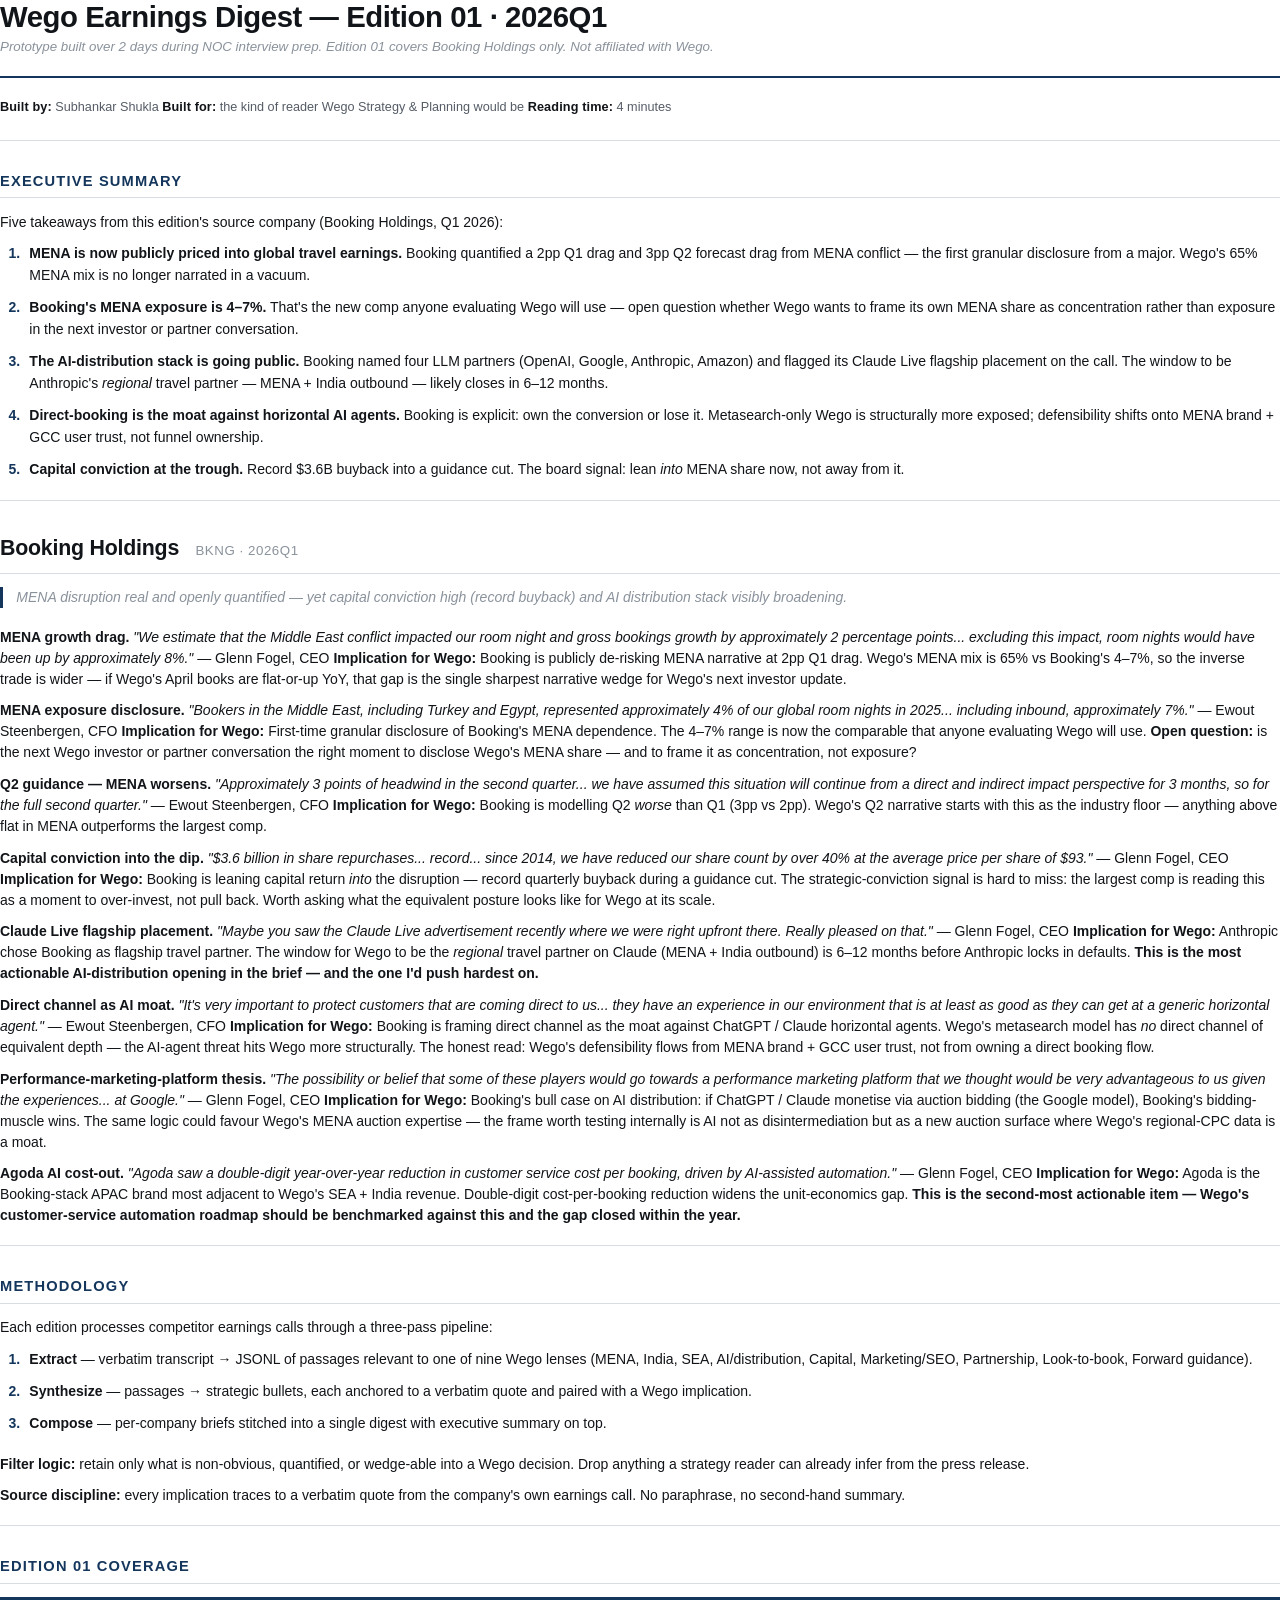
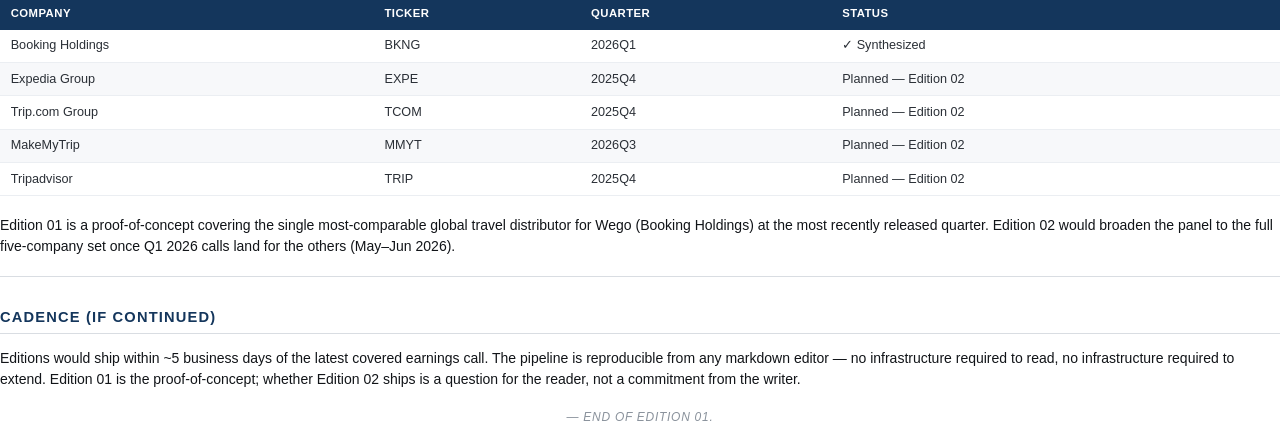
<file: Wego_Earnings_Digest_2026Q1.html>
<!doctype html>
<html lang="en">
<head>
<meta charset="utf-8">
<title>Wego Earnings Digest — Edition 01 · 2026Q1</title>
<style>
:root {
  --ink: #111418;
  --ink-soft: #2a2f36;
  --ink-mute: #555c66;
  --ink-faint: #8a929c;
  --accent: #14365c;
  --accent-soft: #2c5b8a;
  --rule: #d9dde2;
  --rule-soft: #ebeef2;
  --bg-soft: #f7f8fa;
  --bg-quote: #fbfcfd;
}

@page {
  size: Letter;
  margin: 0.7in 0.8in 0.85in 0.8in;
  @bottom-left { content: "Wego Earnings Digest \2014  Edition 01"; font-family: "Inter", "Helvetica Neue", sans-serif; font-size: 8pt; color: #8a929c; }
  @bottom-right { content: "Page " counter(page) " of " counter(pages); font-family: "Inter", "Helvetica Neue", sans-serif; font-size: 8pt; color: #8a929c; }
}

* { box-sizing: border-box; }

html, body {
  margin: 0;
  padding: 0;
}

body {
  font-family: "Inter", -apple-system, "Helvetica Neue", Helvetica, Arial, sans-serif;
  font-size: 10.5pt;
  line-height: 1.5;
  color: var(--ink);
  -webkit-font-smoothing: antialiased;
  font-feature-settings: "ss01", "cv11", "tnum";
}

/* --- Top masthead --- */
h1 {
  font-family: "Inter", "Helvetica Neue", sans-serif;
  font-size: 22pt;
  font-weight: 700;
  letter-spacing: -0.015em;
  margin: 0 0 2pt 0;
  color: var(--ink);
  border: none;
  padding: 0;
  line-height: 1.15;
}

h1 + p em {
  font-style: italic;
  color: var(--ink-mute);
  font-size: 10pt;
}

h1 + p {
  margin: 0 0 14pt 0;
  padding-bottom: 14pt;
  border-bottom: 2px solid var(--accent);
}

/* The "Built by / Built for / Reading time" block */
h1 + p + p {
  font-size: 9.5pt;
  color: var(--ink-mute);
  margin: 0 0 16pt 0;
  line-height: 1.7;
}

h1 + p + p strong {
  color: var(--ink);
  font-weight: 600;
  letter-spacing: 0.01em;
}

/* --- Section headers --- */
h2 {
  font-family: "Inter", sans-serif;
  font-size: 11pt;
  font-weight: 700;
  letter-spacing: 0.08em;
  text-transform: uppercase;
  color: var(--accent);
  margin: 22pt 0 10pt 0;
  padding-bottom: 4pt;
  border-bottom: 1px solid var(--rule);
  break-after: avoid;
}

h2.company-h {
  text-transform: none;
  letter-spacing: -0.01em;
  font-size: 16pt;
  color: var(--ink);
  border-bottom: 1px solid var(--rule);
  padding-bottom: 6pt;
  margin-top: 24pt;
}

h2.company-h .ticker {
  font-size: 10pt;
  color: var(--ink-faint);
  font-weight: 500;
  letter-spacing: 0.04em;
  margin-left: 8pt;
  text-transform: uppercase;
}

p.stance {
  font-size: 10.5pt;
  color: var(--ink-soft);
  margin: 4pt 0 14pt 0;
  padding-left: 10pt;
  border-left: 3px solid var(--accent);
  break-after: avoid;
}

p.stance em {
  font-style: italic;
}

/* --- Executive summary --- */
h2.exec-h { color: var(--accent); }

ol {
  padding-left: 18pt;
  margin: 8pt 0 14pt 0;
}

ol li {
  margin-bottom: 8pt;
  padding-left: 4pt;
  line-height: 1.55;
}

ol li::marker {
  color: var(--accent);
  font-weight: 700;
}

ol li strong {
  color: var(--ink);
  font-weight: 600;
}

/* --- Booking bullets --- */
.bullet {
  margin: 0 0 14pt 0;
  padding: 10pt 12pt 10pt 12pt;
  background: var(--bg-quote);
  border: 1px solid var(--rule-soft);
  border-left: 3px solid var(--accent-soft);
  break-inside: avoid;
}

.bullet .lead strong {
  font-weight: 600;
  font-size: 10.5pt;
  color: var(--ink);
  letter-spacing: -0.005em;
}

.bullet .quote {
  margin: 6pt 0 8pt 0;
  padding: 0 0 0 12pt;
  border-left: 2px solid var(--rule);
  font-family: "Georgia", "Iowan Old Style", serif;
  font-style: italic;
  font-size: 10pt;
  color: var(--ink-soft);
  line-height: 1.5;
}

.bullet .quote em {
  font-style: italic;
}

.bullet .quote .speaker {
  display: block;
  margin-top: 4pt;
  font-style: normal;
  font-family: "Inter", sans-serif;
  font-size: 8.5pt;
  color: var(--ink-faint);
  letter-spacing: 0.03em;
  text-transform: uppercase;
}

.bullet .implication {
  font-size: 10pt;
  color: var(--ink);
  line-height: 1.55;
}

.bullet .implication .impl-label {
  font-weight: 700;
  color: var(--accent);
  letter-spacing: 0.02em;
  font-size: 9pt;
  text-transform: uppercase;
  margin-right: 4pt;
}

.bullet .implication strong {
  font-weight: 600;
  color: var(--ink);
}

/* --- Generic paragraphs --- */
p {
  margin: 0 0 8pt 0;
}

p strong { font-weight: 600; }

/* --- Tables --- */
table {
  border-collapse: collapse;
  width: 100%;
  margin: 10pt 0 14pt 0;
  font-size: 9.5pt;
  break-inside: avoid;
}

thead th {
  background: var(--accent);
  color: #ffffff;
  font-weight: 600;
  letter-spacing: 0.04em;
  text-transform: uppercase;
  font-size: 8.5pt;
  padding: 6pt 8pt;
  text-align: left;
  border: none;
}

tbody td {
  padding: 5pt 8pt;
  border-bottom: 1px solid var(--rule-soft);
  vertical-align: top;
  color: var(--ink-soft);
}

tbody tr:nth-child(even) td {
  background: var(--bg-soft);
}

/* --- Horizontal rule --- */
hr {
  border: none;
  border-top: 1px solid var(--rule);
  margin: 14pt 0;
}

/* --- Methodology / Coverage / Cadence sections (numbered list cleanup) --- */
.methodology ol li, ol li ol {
  margin-bottom: 4pt;
}

/* --- End line --- */
em + em, p > em:only-child {
  color: var(--ink-faint);
}

/* Final closing line */
body > p:last-of-type em {
  display: block;
  margin-top: 14pt;
  text-align: center;
  color: var(--ink-faint);
  font-size: 9pt;
  letter-spacing: 0.06em;
  text-transform: uppercase;
}

/* Avoid orphans */
h2, h3 { page-break-after: avoid; }
.bullet { page-break-inside: avoid; }
table { page-break-inside: avoid; }
</style>
</head>
<body>
<h1>Wego Earnings Digest — Edition 01 · 2026Q1</h1>
<p><em>Prototype built over 2 days during NOC interview prep. Edition 01 covers Booking Holdings only. Not affiliated with Wego.</em></p>
<p><strong>Built by:</strong> Subhankar Shukla
<strong>Built for:</strong> the kind of reader Wego Strategy &amp; Planning would be
<strong>Reading time:</strong> 4 minutes</p>
<hr />
<h2 class="exec-h">Executive Summary</h2>
<p class="exec-intro">Five takeaways from this edition's source company (Booking Holdings, Q1 2026):</p>
<ol>
<li><strong>MENA is now publicly priced into global travel earnings.</strong> Booking quantified a 2pp Q1 drag and 3pp Q2 forecast drag from MENA conflict — the first granular disclosure from a major. Wego's 65% MENA mix is no longer narrated in a vacuum.</li>
<li><strong>Booking's MENA exposure is 4–7%.</strong> That's the new comp anyone evaluating Wego will use — open question whether Wego wants to frame its own MENA share as concentration rather than exposure in the next investor or partner conversation.</li>
<li><strong>The AI-distribution stack is going public.</strong> Booking named four LLM partners (OpenAI, Google, Anthropic, Amazon) and flagged its Claude Live flagship placement on the call. The window to be Anthropic's <em>regional</em> travel partner — MENA + India outbound — likely closes in 6–12 months.</li>
<li><strong>Direct-booking is the moat against horizontal AI agents.</strong> Booking is explicit: own the conversion or lose it. Metasearch-only Wego is structurally more exposed; defensibility shifts onto MENA brand + GCC user trust, not funnel ownership.</li>
<li><strong>Capital conviction at the trough.</strong> Record $3.6B buyback into a guidance cut. The board signal: lean <em>into</em> MENA share now, not away from it.</li>
</ol>
<hr />
<h2 class="company-h">Booking Holdings <span class="ticker">BKNG &middot; 2026Q1</span></h2>
<p class="stance"><em>MENA disruption real and openly quantified — yet capital conviction high (record buyback) and AI distribution stack visibly broadening.</em></p>
<p><strong>MENA growth drag.</strong> <em>"We estimate that the Middle East conflict impacted our room night and gross bookings growth by approximately 2 percentage points... excluding this impact, room nights would have been up by approximately 8%."</em> — Glenn Fogel, CEO
<strong>Implication for Wego:</strong> Booking is publicly de-risking MENA narrative at 2pp Q1 drag. Wego's MENA mix is 65% vs Booking's 4–7%, so the inverse trade is wider — if Wego's April books are flat-or-up YoY, that gap is the single sharpest narrative wedge for Wego's next investor update.</p>
<p><strong>MENA exposure disclosure.</strong> <em>"Bookers in the Middle East, including Turkey and Egypt, represented approximately 4% of our global room nights in 2025... including inbound, approximately 7%."</em> — Ewout Steenbergen, CFO
<strong>Implication for Wego:</strong> First-time granular disclosure of Booking's MENA dependence. The 4–7% range is now the comparable that anyone evaluating Wego will use. <strong>Open question:</strong> is the next Wego investor or partner conversation the right moment to disclose Wego's MENA share — and to frame it as concentration, not exposure?</p>
<p><strong>Q2 guidance — MENA worsens.</strong> <em>"Approximately 3 points of headwind in the second quarter... we have assumed this situation will continue from a direct and indirect impact perspective for 3 months, so for the full second quarter."</em> — Ewout Steenbergen, CFO
<strong>Implication for Wego:</strong> Booking is modelling Q2 <em>worse</em> than Q1 (3pp vs 2pp). Wego's Q2 narrative starts with this as the industry floor — anything above flat in MENA outperforms the largest comp.</p>
<p><strong>Capital conviction into the dip.</strong> <em>"$3.6 billion in share repurchases... record... since 2014, we have reduced our share count by over 40% at the average price per share of $93."</em> — Glenn Fogel, CEO
<strong>Implication for Wego:</strong> Booking is leaning capital return <em>into</em> the disruption — record quarterly buyback during a guidance cut. The strategic-conviction signal is hard to miss: the largest comp is reading this as a moment to over-invest, not pull back. Worth asking what the equivalent posture looks like for Wego at its scale.</p>
<p><strong>Claude Live flagship placement.</strong> <em>"Maybe you saw the Claude Live advertisement recently where we were right upfront there. Really pleased on that."</em> — Glenn Fogel, CEO
<strong>Implication for Wego:</strong> Anthropic chose Booking as flagship travel partner. The window for Wego to be the <em>regional</em> travel partner on Claude (MENA + India outbound) is 6–12 months before Anthropic locks in defaults. <strong>This is the most actionable AI-distribution opening in the brief — and the one I'd push hardest on.</strong></p>
<p><strong>Direct channel as AI moat.</strong> <em>"It's very important to protect customers that are coming direct to us... they have an experience in our environment that is at least as good as they can get at a generic horizontal agent."</em> — Ewout Steenbergen, CFO
<strong>Implication for Wego:</strong> Booking is framing direct channel as the moat against ChatGPT / Claude horizontal agents. Wego's metasearch model has <em>no</em> direct channel of equivalent depth — the AI-agent threat hits Wego more structurally. The honest read: Wego's defensibility flows from MENA brand + GCC user trust, not from owning a direct booking flow.</p>
<p><strong>Performance-marketing-platform thesis.</strong> <em>"The possibility or belief that some of these players would go towards a performance marketing platform that we thought would be very advantageous to us given the experiences... at Google."</em> — Glenn Fogel, CEO
<strong>Implication for Wego:</strong> Booking's bull case on AI distribution: if ChatGPT / Claude monetise via auction bidding (the Google model), Booking's bidding-muscle wins. The same logic could favour Wego's MENA auction expertise — the frame worth testing internally is AI not as disintermediation but as a new auction surface where Wego's regional-CPC data is a moat.</p>
<p><strong>Agoda AI cost-out.</strong> <em>"Agoda saw a double-digit year-over-year reduction in customer service cost per booking, driven by AI-assisted automation."</em> — Glenn Fogel, CEO
<strong>Implication for Wego:</strong> Agoda is the Booking-stack APAC brand most adjacent to Wego's SEA + India revenue. Double-digit cost-per-booking reduction widens the unit-economics gap. <strong>This is the second-most actionable item — Wego's customer-service automation roadmap should be benchmarked against this and the gap closed within the year.</strong></p>
<hr />
<h2>Methodology</h2>
<p>Each edition processes competitor earnings calls through a three-pass pipeline:</p>
<ol>
<li><strong>Extract</strong> — verbatim transcript → JSONL of passages relevant to one of nine Wego lenses (MENA, India, SEA, AI/distribution, Capital, Marketing/SEO, Partnership, Look-to-book, Forward guidance).</li>
<li><strong>Synthesize</strong> — passages → strategic bullets, each anchored to a verbatim quote and paired with a Wego implication.</li>
<li><strong>Compose</strong> — per-company briefs stitched into a single digest with executive summary on top.</li>
</ol>
<p><strong>Filter logic:</strong> retain only what is non-obvious, quantified, or wedge-able into a Wego decision. Drop anything a strategy reader can already infer from the press release.</p>
<p><strong>Source discipline:</strong> every implication traces to a verbatim quote from the company's own earnings call. No paraphrase, no second-hand summary.</p>
<hr />
<h2>Edition 01 Coverage</h2>
<table>
<thead>
<tr>
<th>Company</th>
<th>Ticker</th>
<th>Quarter</th>
<th>Status</th>
</tr>
</thead>
<tbody>
<tr>
<td>Booking Holdings</td>
<td>BKNG</td>
<td>2026Q1</td>
<td>✓ Synthesized</td>
</tr>
<tr>
<td>Expedia Group</td>
<td>EXPE</td>
<td>2025Q4</td>
<td>Planned — Edition 02</td>
</tr>
<tr>
<td>Trip.com Group</td>
<td>TCOM</td>
<td>2025Q4</td>
<td>Planned — Edition 02</td>
</tr>
<tr>
<td>MakeMyTrip</td>
<td>MMYT</td>
<td>2026Q3</td>
<td>Planned — Edition 02</td>
</tr>
<tr>
<td>Tripadvisor</td>
<td>TRIP</td>
<td>2025Q4</td>
<td>Planned — Edition 02</td>
</tr>
</tbody>
</table>
<p>Edition 01 is a proof-of-concept covering the single most-comparable global travel distributor for Wego (Booking Holdings) at the most recently released quarter. Edition 02 would broaden the panel to the full five-company set once Q1 2026 calls land for the others (May–Jun 2026).</p>
<hr />
<h2>Cadence (if continued)</h2>
<p>Editions would ship within ~5 business days of the latest covered earnings call. The pipeline is reproducible from any markdown editor — no infrastructure required to read, no infrastructure required to extend. Edition 01 is the proof-of-concept; whether Edition 02 ships is a question for the reader, not a commitment from the writer.</p>
<p><em>— End of Edition 01.</em></p>
</body>
</html>
</file>
